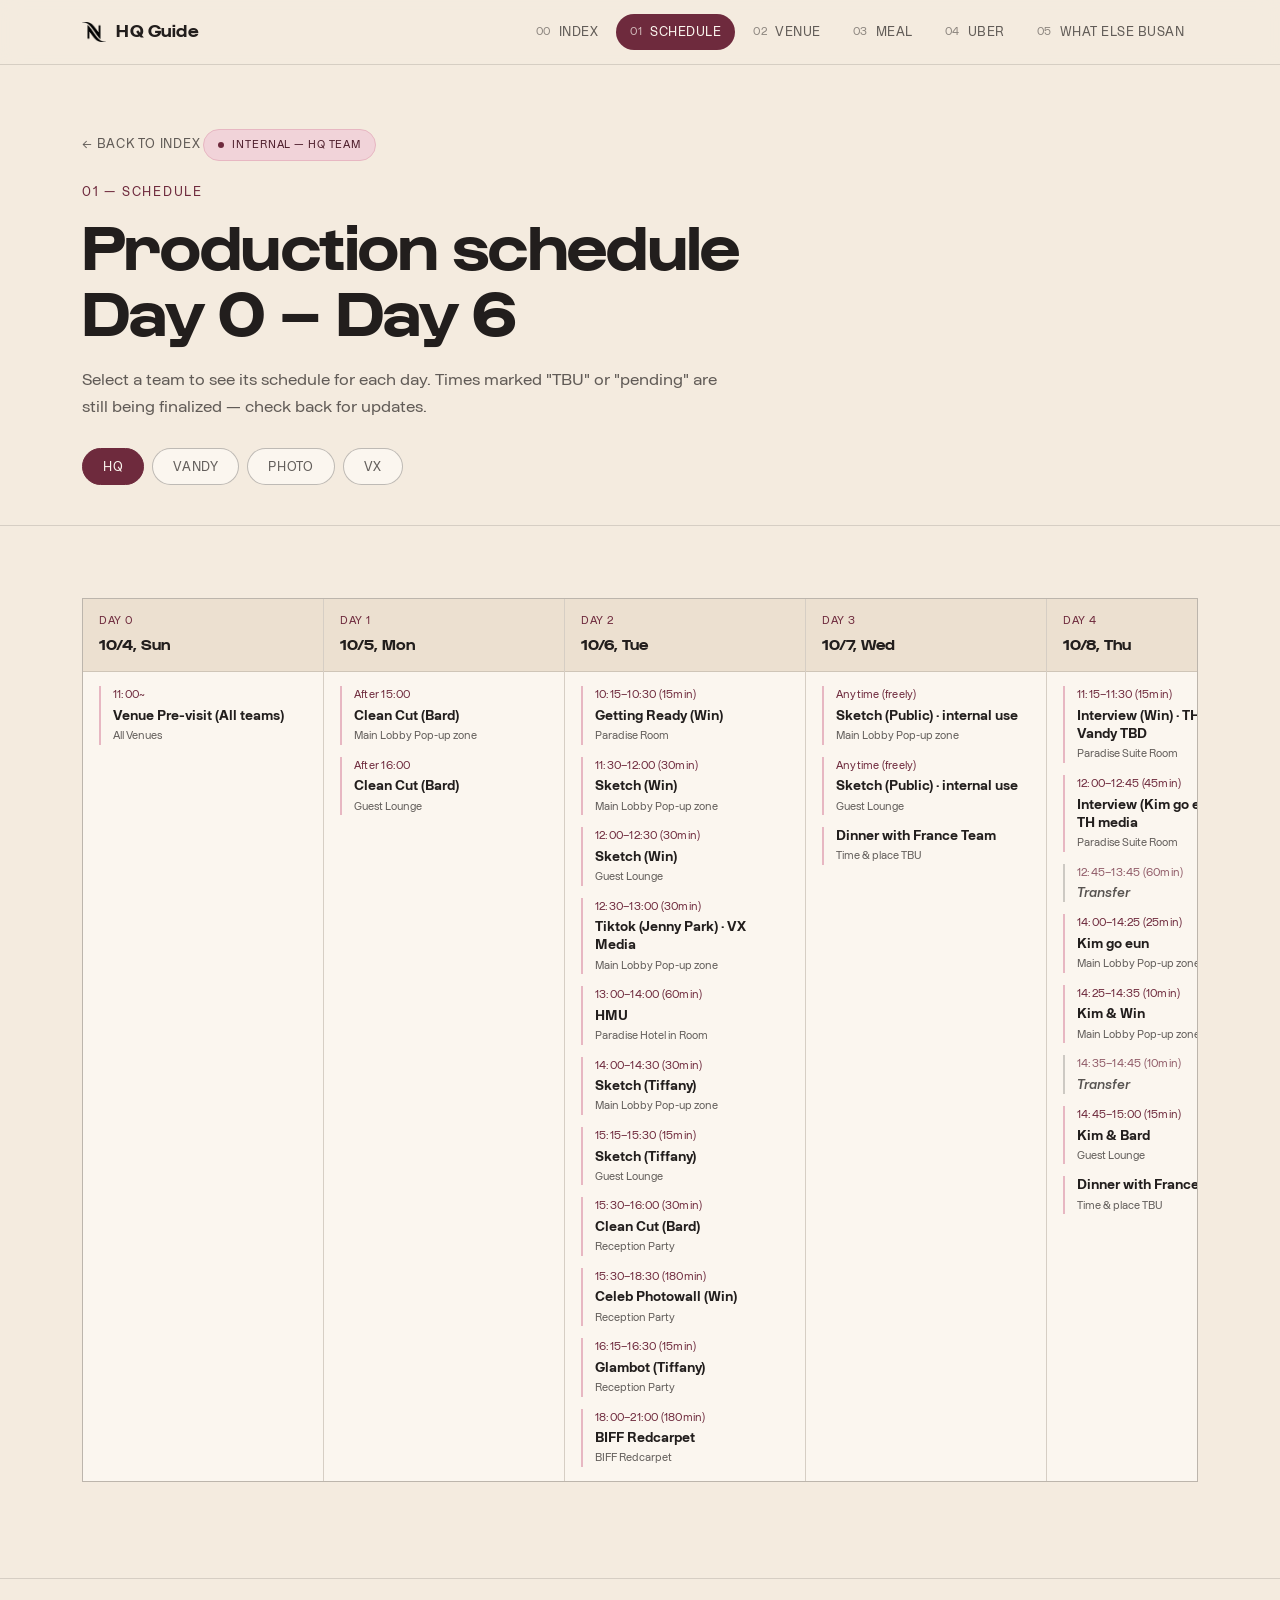
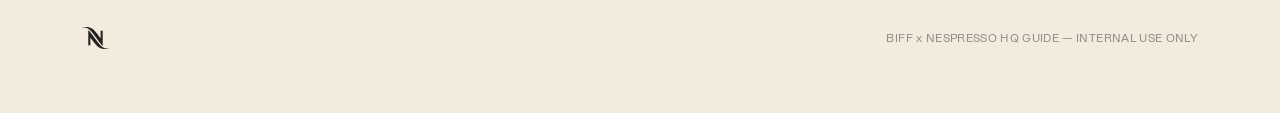
<file: schedule.html>
<!DOCTYPE html>
<html lang="en">
<head>
<meta charset="UTF-8">
<meta name="viewport" content="width=device-width, initial-scale=1.0">
<title>Schedule — BIFF x NESPRESSO HQ Guide</title>
<meta name="description" content="Day-by-day production schedule for the BIFF x NESPRESSO HQ, Vandy, Photo, and VX teams.">
<link rel="stylesheet" href="style.css">
</head>
<body>

<div class="sitebar">
  <div class="wrap sitebar__row">
    <a class="sitebar__brand" href="index.html">
      <img src="logo-dark.png" alt="Nespresso"> HQ Guide
    </a>
    <nav class="sitebar__index" aria-label="Section index">
      <a href="index.html"><span class="idx-no">00</span> Index</a>
      <a href="schedule.html" class="is-active"><span class="idx-no">01</span> Schedule</a>
      <a href="venue.html"><span class="idx-no">02</span> Venue</a>
      <a href="meal.html"><span class="idx-no">03</span> Meal</a>
      <a href="uber.html"><span class="idx-no">04</span> Uber</a>
      <a href="what-else-busan.html"><span class="idx-no">05</span> What Else Busan</a>
    </nav>
  </div>
</div>

<header class="page-hero">
  <div class="wrap">
    <a class="back-link" href="index.html">&#8592; Back to Index</a>
    <span class="internal-badge">Internal — HQ Team</span>
    <p class="eyebrow">01 — Schedule</p>
    <h1>Production schedule<br>Day 0 – Day 6</h1>
    <p class="lede">Select a team to see its schedule for each day. Times marked "TBU" or "pending" are still being finalized — check back for updates.</p>

    <div class="team-tabs" id="team-tabs" role="tablist" aria-label="Production teams">
      <button type="button" class="team-tab is-active" data-team="hq" role="tab" aria-selected="true">HQ</button>
      <button type="button" class="team-tab" data-team="vandy" role="tab" aria-selected="false">Vandy</button>
      <button type="button" class="team-tab" data-team="photo" role="tab" aria-selected="false">Photo</button>
      <button type="button" class="team-tab" data-team="vx" role="tab" aria-selected="false">VX</button>
    </div>
  </div>
</header>

<main>
  <section class="category" id="schedule-body">
    <div class="wrap">
      <div class="day-columns" id="day-columns"><!-- rendered by main.js --></div>
    </div>
  </section>
</main>

<footer class="sitefoot">
  <div class="wrap sitefoot__row">
    <img src="logo-dark.png" alt="Nespresso">
    <small>BIFF x NESPRESSO HQ GUIDE — INTERNAL USE ONLY</small>
  </div>
</footer>

<script src="schedule-data.js"></script>
<script src="main.js"></script>
</body>
</html>
</file>
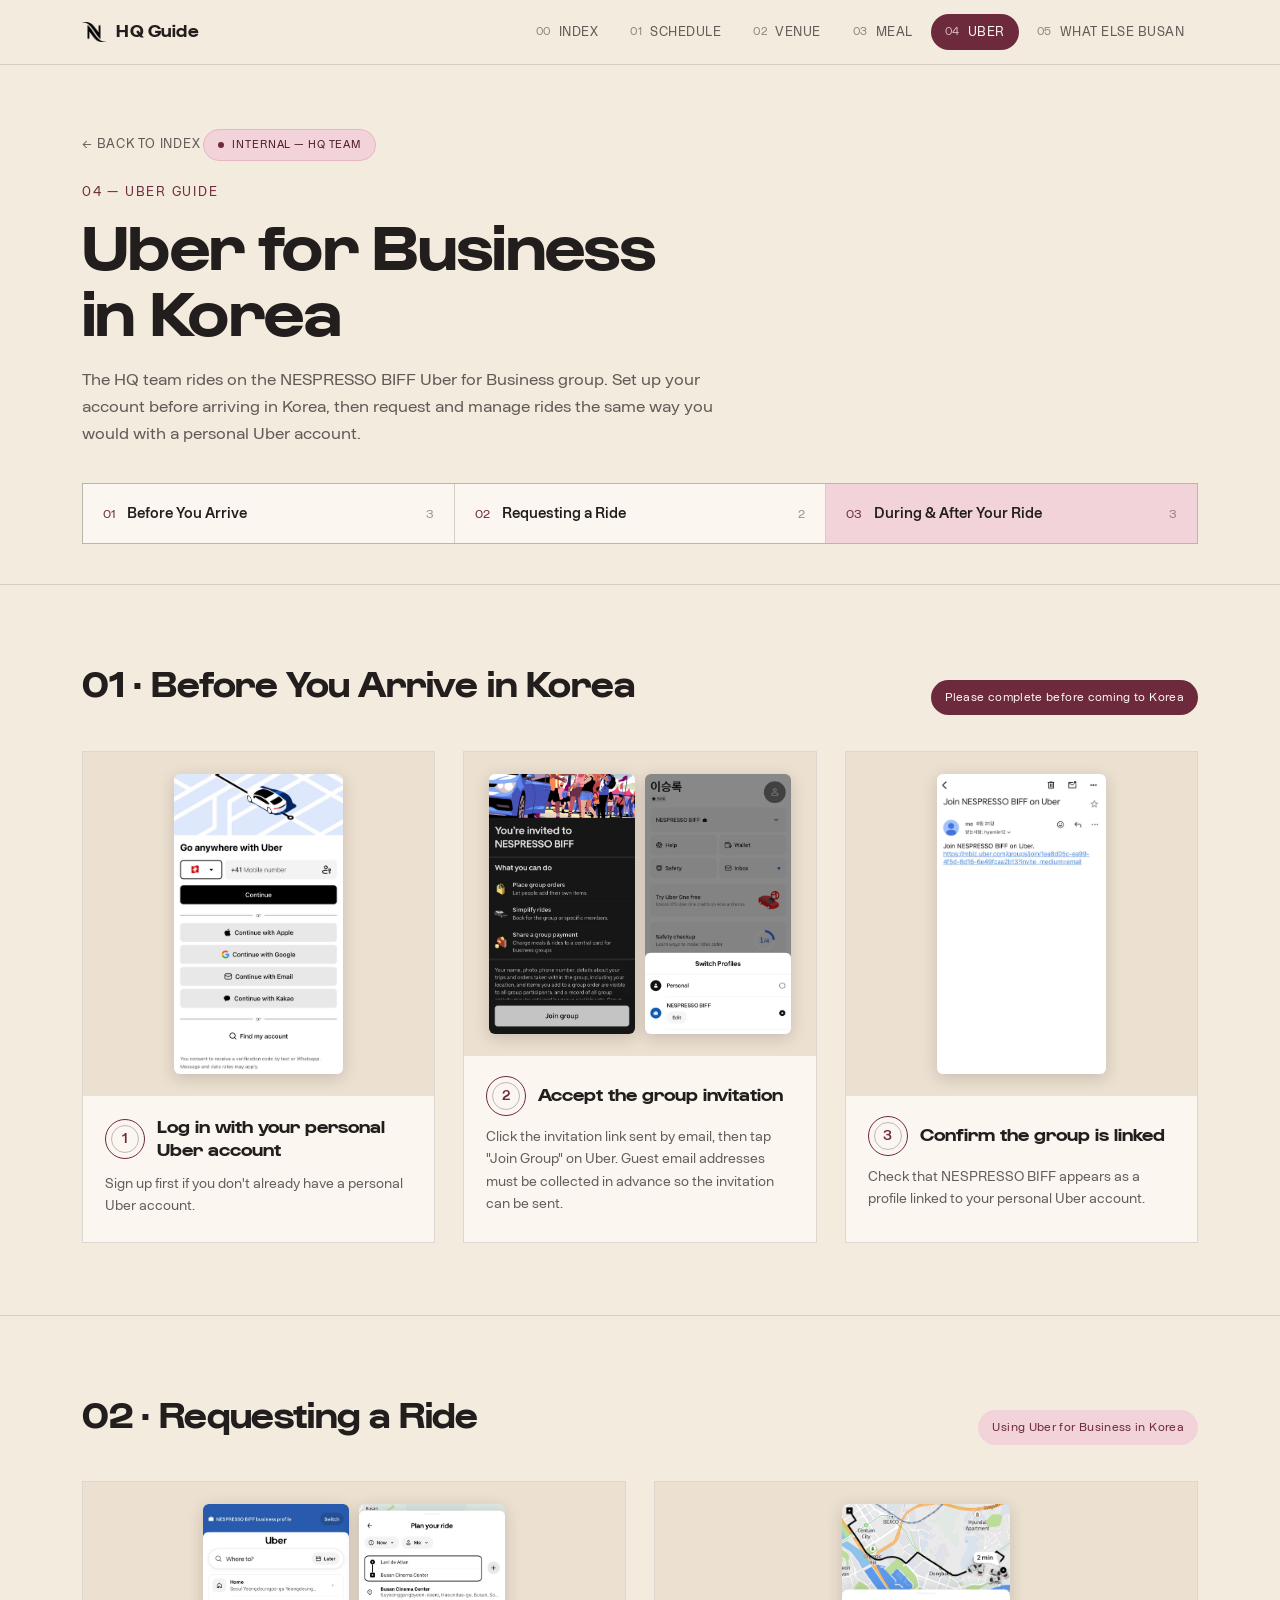
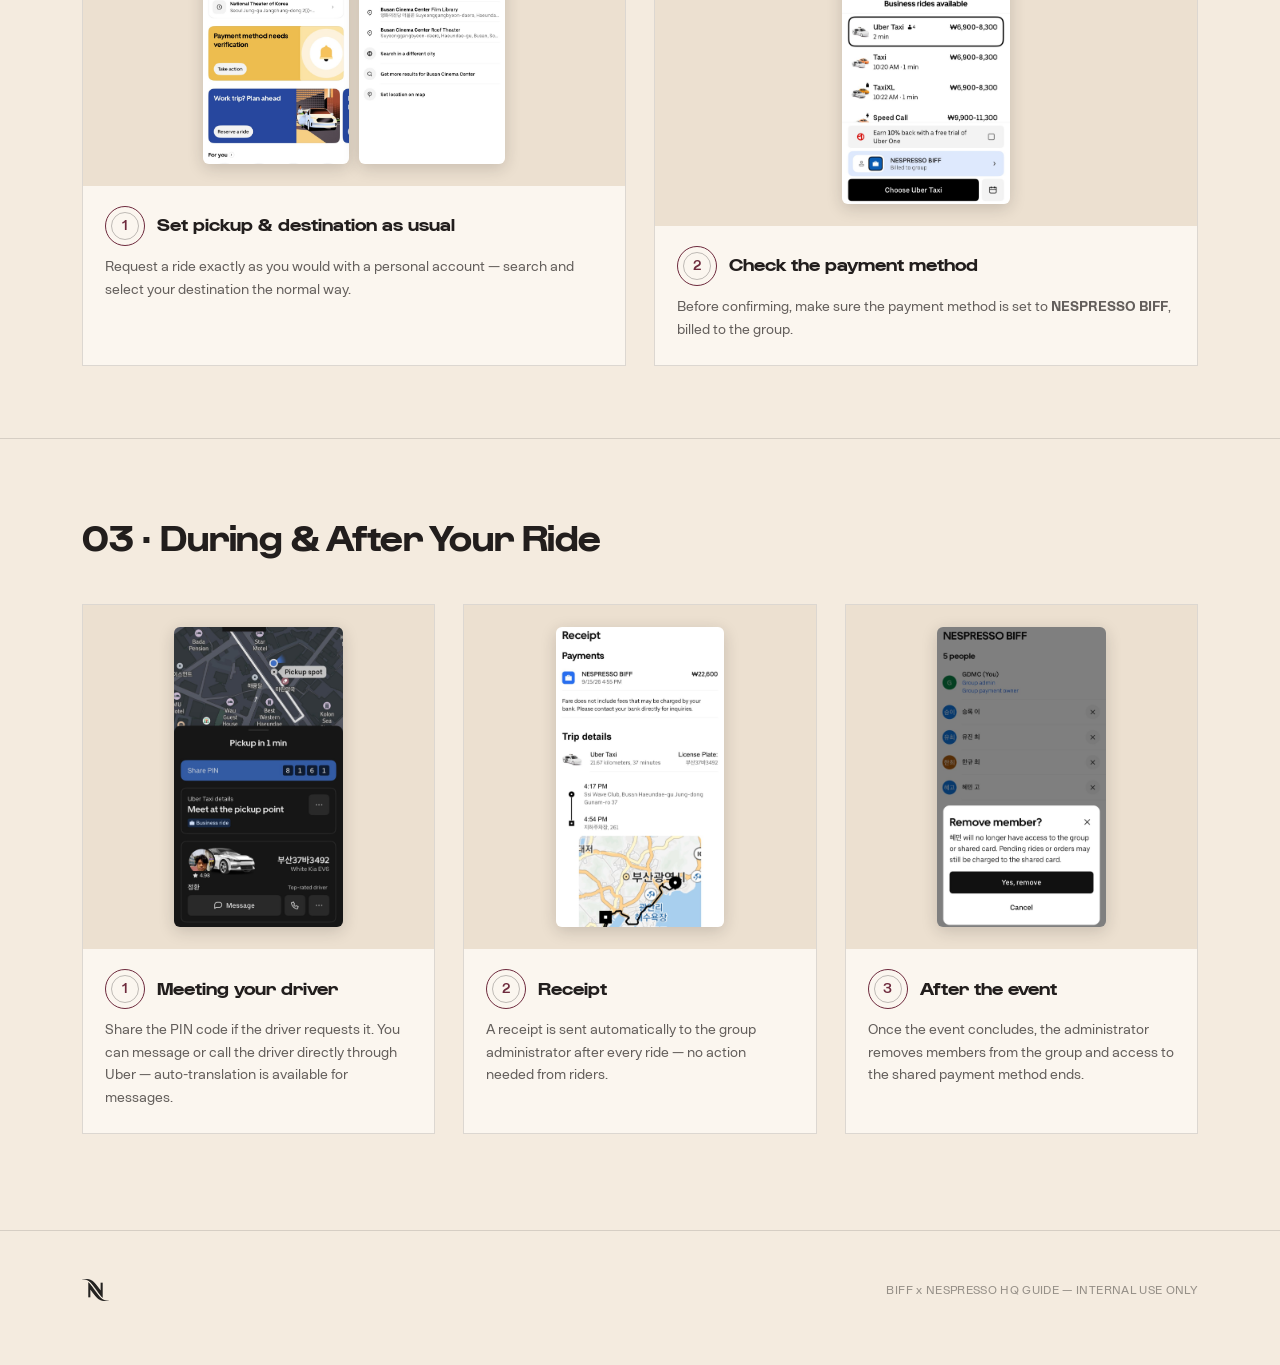
<file: uber.html>
<!DOCTYPE html>
<html lang="en">
<head>
<meta charset="UTF-8">
<meta name="viewport" content="width=device-width, initial-scale=1.0">
<title>Uber Guide — BIFF x NESPRESSO HQ Guide</title>
<meta name="description" content="How to set up and use Uber for Business in Korea for the BIFF x NESPRESSO production team.">
<link rel="stylesheet" href="style.css">
</head>
<body>

<div class="sitebar">
  <div class="wrap sitebar__row">
    <a class="sitebar__brand" href="index.html">
      <img src="logo-dark.png" alt="Nespresso"> HQ Guide
    </a>
    <nav class="sitebar__index" aria-label="Section index">
      <a href="index.html"><span class="idx-no">00</span> Index</a>
      <a href="schedule.html"><span class="idx-no">01</span> Schedule</a>
      <a href="venue.html"><span class="idx-no">02</span> Venue</a>
      <a href="meal.html"><span class="idx-no">03</span> Meal</a>
      <a href="uber.html" class="is-active"><span class="idx-no">04</span> Uber</a>
      <a href="what-else-busan.html"><span class="idx-no">05</span> What Else Busan</a>
    </nav>
  </div>
</div>

<header class="page-hero">
  <div class="wrap">
    <a class="back-link" href="index.html">&#8592; Back to Index</a>
    <span class="internal-badge">Internal — HQ Team</span>
    <p class="eyebrow">04 — Uber Guide</p>
    <h1>Uber for Business<br>in Korea</h1>
    <p class="lede">The HQ team rides on the NESPRESSO BIFF Uber for Business group. Set up your account before arriving in Korea, then request and manage rides the same way you would with a personal Uber account.</p>

    <nav class="toc" aria-label="Uber guide sections">
      <a href="#before-arrival"><span class="toc-no">01</span><span class="toc-label">Before You Arrive</span><span class="toc-count">3</span></a>
      <a href="#requesting-a-ride"><span class="toc-no">02</span><span class="toc-label">Requesting a Ride</span><span class="toc-count">2</span></a>
      <a href="#during-after"><span class="toc-no">03</span><span class="toc-label">During &amp; After Your Ride</span><span class="toc-count">3</span></a>
    </nav>
  </div>
</header>

<main>

  <!-- 01 — BEFORE YOU ARRIVE -->
  <section class="category" id="before-arrival">
    <div class="wrap">
      <div class="category__head">
        <h2>01 · Before You Arrive in Korea</h2>
        <span class="category__note category__note--urgent">Please complete before coming to Korea</span>
      </div>

      <div class="steps-grid">

        <article class="step-card">
          <div class="step-shots step-shots--single">
            <img src="uber-step1-login.jpg" alt="Uber app login screen">
          </div>
          <div class="step-card__body">
            <div class="step-card__title-row">
              <span class="capsule-index">1</span>
              <h3 class="step-card__title">Log in with your personal Uber account</h3>
            </div>
            <p class="step-card__desc">Sign up first if you don't already have a personal Uber account.</p>
          </div>
        </article>

        <article class="step-card">
          <div class="step-shots">
            <img src="uber-step2-invite.jpg" alt="Join NESPRESSO BIFF group invitation">
            <img src="uber-step2-email.jpg" alt="You're invited to NESPRESSO BIFF — Join group screen">
          </div>
          <div class="step-card__body">
            <div class="step-card__title-row">
              <span class="capsule-index">2</span>
              <h3 class="step-card__title">Accept the group invitation</h3>
            </div>
            <p class="step-card__desc">Click the invitation link sent by email, then tap "Join Group" on Uber. Guest email addresses must be collected in advance so the invitation can be sent.</p>
          </div>
        </article>

        <article class="step-card">
          <div class="step-shots step-shots--single">
            <img src="uber-step3-linked.jpg" alt="Switch Profiles screen showing NESPRESSO BIFF linked">
          </div>
          <div class="step-card__body">
            <div class="step-card__title-row">
              <span class="capsule-index">3</span>
              <h3 class="step-card__title">Confirm the group is linked</h3>
            </div>
            <p class="step-card__desc">Check that NESPRESSO BIFF appears as a profile linked to your personal Uber account.</p>
          </div>
        </article>

      </div>
    </div>
  </section>

  <!-- 02 — REQUESTING A RIDE -->
  <section class="category" id="requesting-a-ride">
    <div class="wrap">
      <div class="category__head">
        <h2>02 · Requesting a Ride</h2>
        <span class="category__note">Using Uber for Business in Korea</span>
      </div>

      <div class="steps-grid steps-grid--2">

        <article class="step-card">
          <div class="step-shots">
            <img src="uber-step4-search.jpg" alt="NESPRESSO BIFF business profile home screen">
            <img src="uber-step4-plan.jpg" alt="Plan your ride — set pickup and destination">
          </div>
          <div class="step-card__body">
            <div class="step-card__title-row">
              <span class="capsule-index">1</span>
              <h3 class="step-card__title">Set pickup &amp; destination as usual</h3>
            </div>
            <p class="step-card__desc">Request a ride exactly as you would with a personal account — search and select your destination the normal way.</p>
          </div>
        </article>

        <article class="step-card">
          <div class="step-shots step-shots--single">
            <img src="uber-step5-payment.jpg" alt="Business rides available with NESPRESSO BIFF payment method">
          </div>
          <div class="step-card__body">
            <div class="step-card__title-row">
              <span class="capsule-index">2</span>
              <h3 class="step-card__title">Check the payment method</h3>
            </div>
            <p class="step-card__desc">Before confirming, make sure the payment method is set to <strong>NESPRESSO BIFF</strong>, billed to the group.</p>
          </div>
        </article>

      </div>
    </div>
  </section>

  <!-- 03 — DURING & AFTER YOUR RIDE -->
  <section class="category" id="during-after">
    <div class="wrap">
      <div class="category__head">
        <h2>03 · During &amp; After Your Ride</h2>
      </div>

      <div class="steps-grid">

        <article class="step-card">
          <div class="step-shots step-shots--single">
            <img src="uber-step6-pin.jpg" alt="Pickup PIN and driver details screen">
          </div>
          <div class="step-card__body">
            <div class="step-card__title-row">
              <span class="capsule-index">1</span>
              <h3 class="step-card__title">Meeting your driver</h3>
            </div>
            <p class="step-card__desc">Share the PIN code if the driver requests it. You can message or call the driver directly through Uber — auto-translation is available for messages.</p>
          </div>
        </article>

        <article class="step-card">
          <div class="step-shots step-shots--single">
            <img src="uber-step7-receipt.jpg" alt="Uber ride receipt billed to NESPRESSO BIFF">
          </div>
          <div class="step-card__body">
            <div class="step-card__title-row">
              <span class="capsule-index">2</span>
              <h3 class="step-card__title">Receipt</h3>
            </div>
            <p class="step-card__desc">A receipt is sent automatically to the group administrator after every ride — no action needed from riders.</p>
          </div>
        </article>

        <article class="step-card">
          <div class="step-shots step-shots--single">
            <img src="uber-step8-remove.jpg" alt="NESPRESSO BIFF group member removal screen">
          </div>
          <div class="step-card__body">
            <div class="step-card__title-row">
              <span class="capsule-index">3</span>
              <h3 class="step-card__title">After the event</h3>
            </div>
            <p class="step-card__desc">Once the event concludes, the administrator removes members from the group and access to the shared payment method ends.</p>
          </div>
        </article>

      </div>
    </div>
  </section>

</main>

<footer class="sitefoot">
  <div class="wrap sitefoot__row">
    <img src="logo-dark.png" alt="Nespresso">
    <small>BIFF x NESPRESSO HQ GUIDE — INTERNAL USE ONLY</small>
  </div>
</footer>

<script src="main.js"></script>
</body>
</html>
</file>
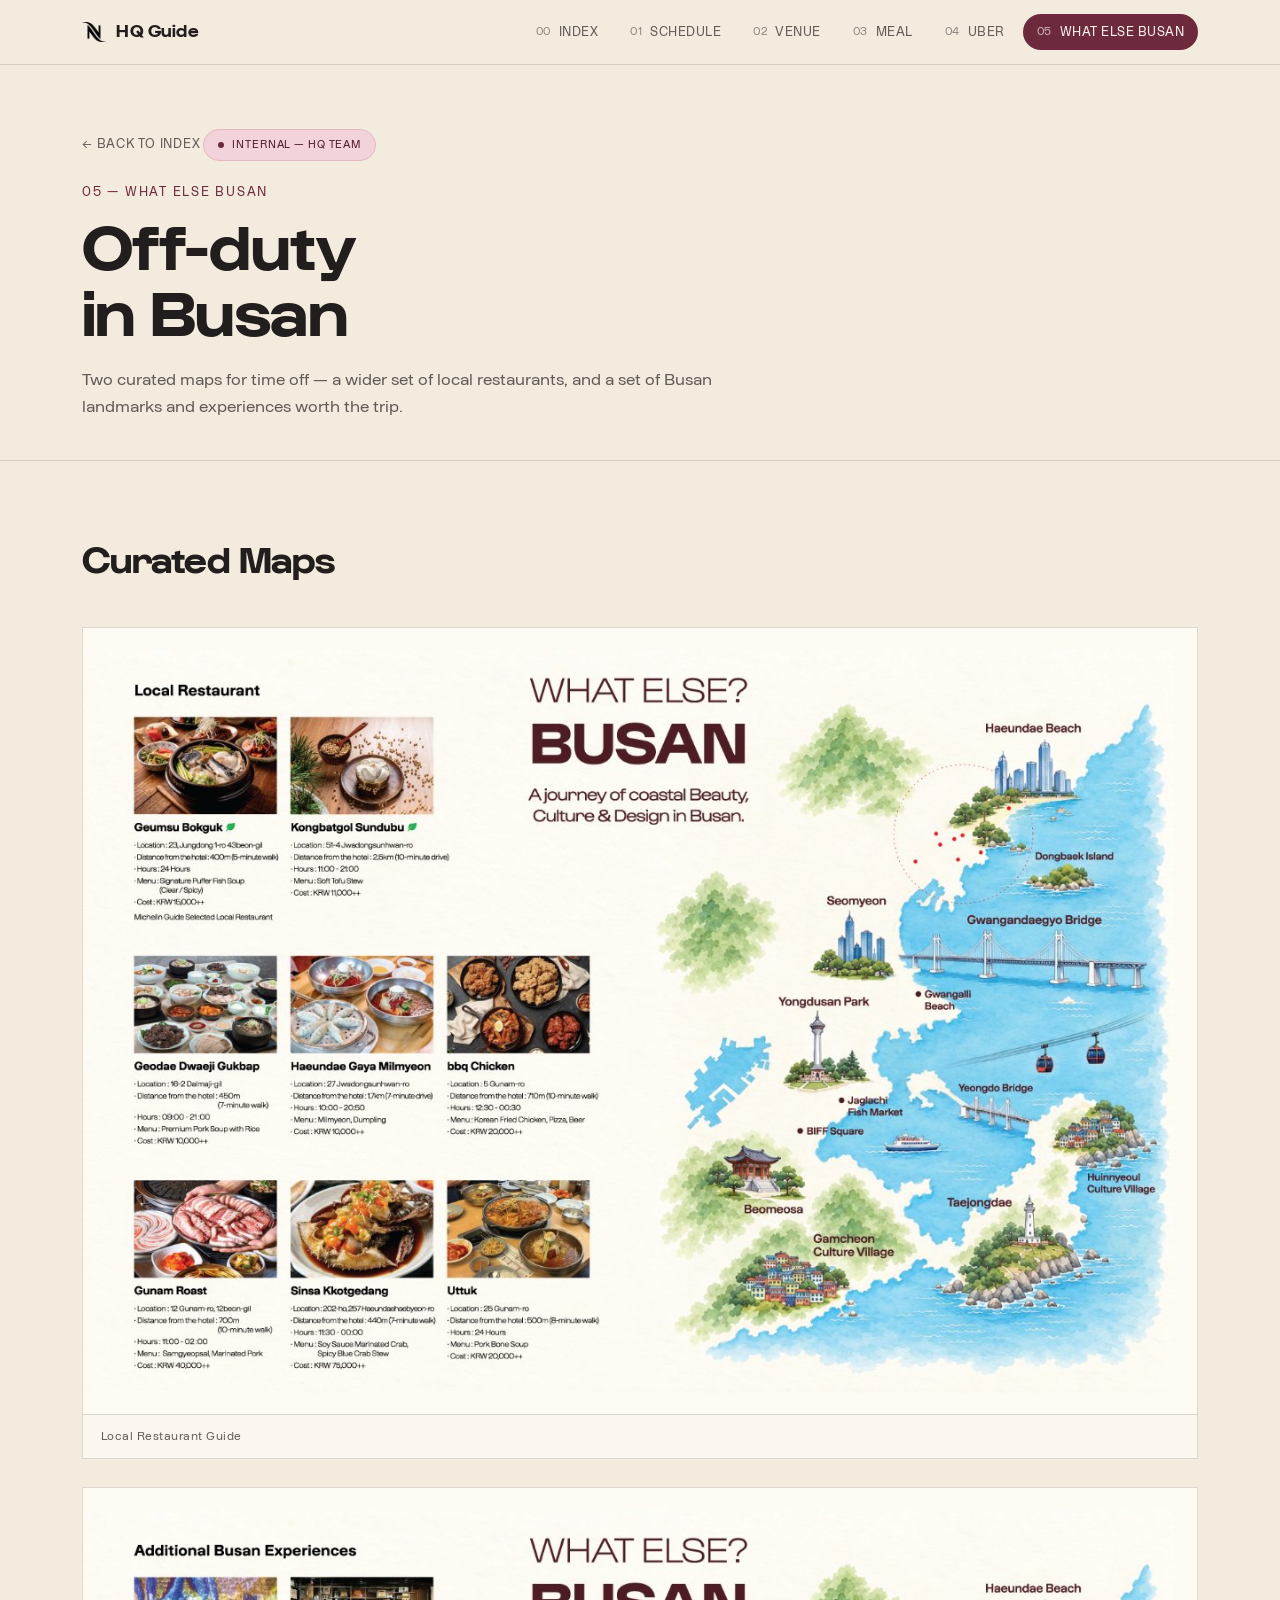
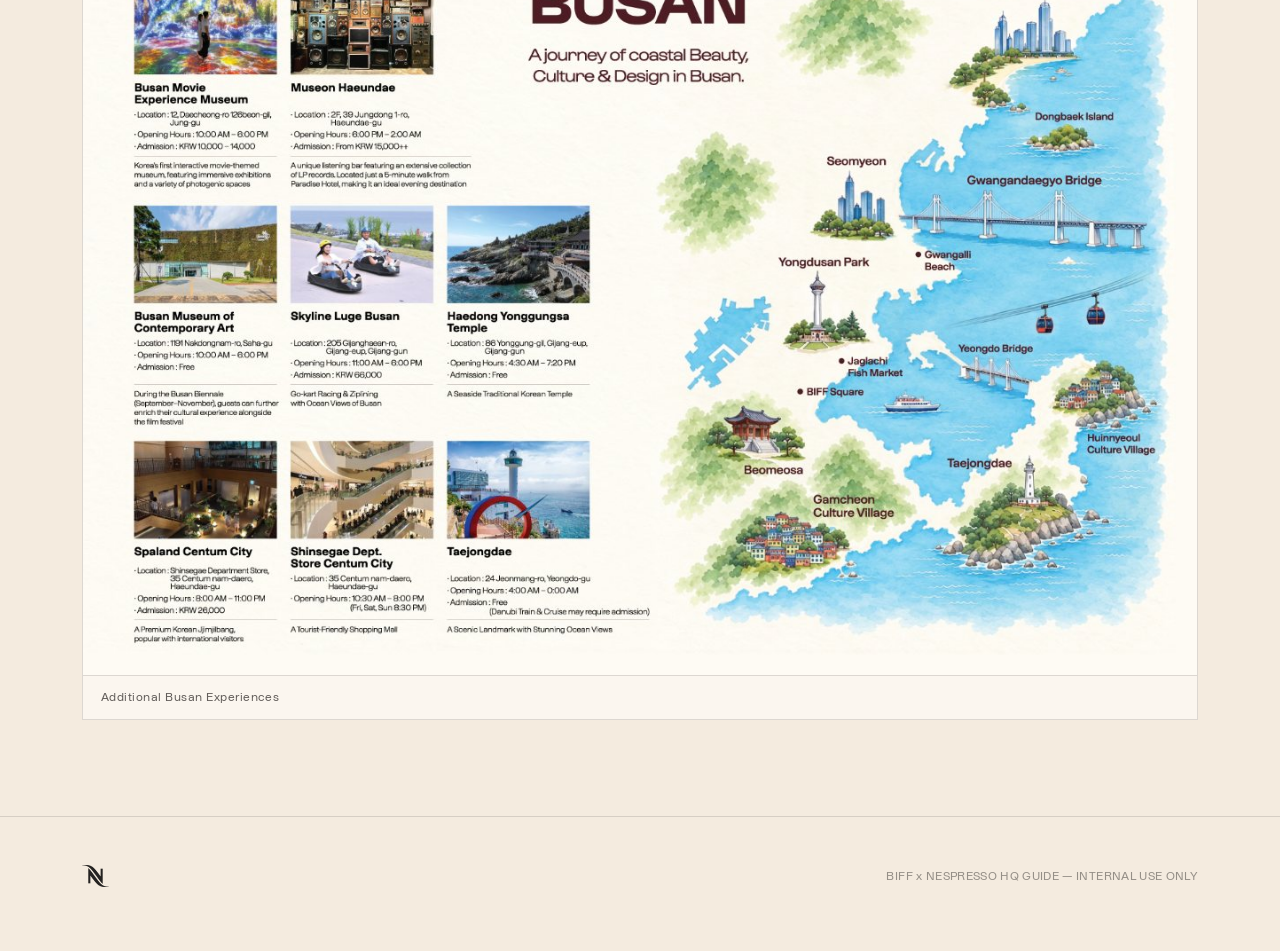
<file: what-else-busan.html>
<!DOCTYPE html>
<html lang="en">
<head>
<meta charset="UTF-8">
<meta name="viewport" content="width=device-width, initial-scale=1.0">
<title>What Else Busan — BIFF x NESPRESSO HQ Guide</title>
<meta name="description" content="Curated maps of extra restaurants and things to do in Busan for the BIFF x NESPRESSO production team.">
<link rel="stylesheet" href="style.css">
</head>
<body>

<div class="sitebar">
  <div class="wrap sitebar__row">
    <a class="sitebar__brand" href="index.html">
      <img src="logo-dark.png" alt="Nespresso"> HQ Guide
    </a>
    <nav class="sitebar__index" aria-label="Section index">
      <a href="index.html"><span class="idx-no">00</span> Index</a>
      <a href="schedule.html"><span class="idx-no">01</span> Schedule</a>
      <a href="venue.html"><span class="idx-no">02</span> Venue</a>
      <a href="meal.html"><span class="idx-no">03</span> Meal</a>
      <a href="uber.html"><span class="idx-no">04</span> Uber</a>
      <a href="what-else-busan.html" class="is-active"><span class="idx-no">05</span> What Else Busan</a>
    </nav>
  </div>
</div>

<header class="page-hero">
  <div class="wrap">
    <a class="back-link" href="index.html">&#8592; Back to Index</a>
    <span class="internal-badge">Internal — HQ Team</span>
    <p class="eyebrow">05 — What Else Busan</p>
    <h1>Off-duty<br>in Busan</h1>
    <p class="lede">Two curated maps for time off — a wider set of local restaurants, and a set of Busan landmarks and experiences worth the trip.</p>
  </div>
</header>

<main>

  <section class="category" id="what-else">
    <div class="wrap">
      <div class="category__head">
        <h2>Curated Maps</h2>
      </div>

      <div class="map-pages">
        <figure class="map-page">
          <img src="busan-map-restaurants.jpg" alt="What Else Busan — curated map of local restaurants">
          <figcaption>Local Restaurant Guide</figcaption>
        </figure>
        <figure class="map-page">
          <img src="busan-map-experiences.jpg" alt="What Else Busan — curated map of landmarks and experiences">
          <figcaption>Additional Busan Experiences</figcaption>
        </figure>
      </div>
    </div>
  </section>

</main>

<footer class="sitefoot">
  <div class="wrap sitefoot__row">
    <img src="logo-dark.png" alt="Nespresso">
    <small>BIFF x NESPRESSO HQ GUIDE — INTERNAL USE ONLY</small>
  </div>
</footer>

<script src="main.js"></script>
</body>
</html>
</file>
<file: style.css>
/* =========================================================
   BIFF x NESPRESSO HOSPITALITY — shared design system
   Palette drawn from the campaign photography (device rose,
   berry, near-black) and the concierge-dossier cream used
   across the original hospitality deck.
   ========================================================= */

/* ---------------------------------------------------------
   ICONESSO — brand typeface (local files, no external CDN)
   --------------------------------------------------------- */
@font-face {
  font-family: "ICONESSO Display";
  src: url("ICONESSODisplay-Light.woff2") format("woff2");
  font-weight: 300;
  font-style: normal;
  font-display: swap;
}
@font-face {
  font-family: "ICONESSO Display";
  src: url("ICONESSODisplay-Regular.woff2") format("woff2");
  font-weight: 400;
  font-style: normal;
  font-display: swap;
}
@font-face {
  font-family: "ICONESSO Display";
  src: url("ICONESSODisplay-Bold.woff2") format("woff2");
  font-weight: 700;
  font-style: normal;
  font-display: swap;
}

@font-face {
  font-family: "ICONESSO Text";
  src: url("ICONESSOText-Thin.woff2") format("woff2");
  font-weight: 100;
  font-style: normal;
  font-display: swap;
}
@font-face {
  font-family: "ICONESSO Text";
  src: url("ICONESSOText-ThinItalic.woff2") format("woff2");
  font-weight: 100;
  font-style: italic;
  font-display: swap;
}
@font-face {
  font-family: "ICONESSO Text";
  src: url("ICONESSOText-Light.woff2") format("woff2");
  font-weight: 300;
  font-style: normal;
  font-display: swap;
}
@font-face {
  font-family: "ICONESSO Text";
  src: url("ICONESSOText-LightItalic.woff2") format("woff2");
  font-weight: 300;
  font-style: italic;
  font-display: swap;
}
@font-face {
  font-family: "ICONESSO Text";
  src: url("ICONESSOText-Regular.woff2") format("woff2");
  font-weight: 400;
  font-style: normal;
  font-display: swap;
}
@font-face {
  font-family: "ICONESSO Text";
  src: url("ICONESSOText-Italic.woff2") format("woff2");
  font-weight: 400;
  font-style: italic;
  font-display: swap;
}
@font-face {
  font-family: "ICONESSO Text";
  src: url("ICONESSOText-Medium.woff2") format("woff2");
  font-weight: 500;
  font-style: normal;
  font-display: swap;
}
@font-face {
  font-family: "ICONESSO Text";
  src: url("ICONESSOText-MediumItalic.woff2") format("woff2");
  font-weight: 500;
  font-style: italic;
  font-display: swap;
}
@font-face {
  font-family: "ICONESSO Text";
  src: url("ICONESSOText-Bold.woff2") format("woff2");
  font-weight: 700;
  font-style: normal;
  font-display: swap;
}
@font-face {
  font-family: "ICONESSO Text";
  src: url("ICONESSOText-BoldItalic.woff2") format("woff2");
  font-weight: 700;
  font-style: italic;
  font-display: swap;
}

:root {
  --cream:        #F4EBDF;
  --cream-dim:    #ECE0D0;
  --paper:        #FBF6EF;
  --charcoal:     #221E1D;
  --charcoal-70:  rgba(34, 30, 29, 0.7);
  --charcoal-45:  rgba(34, 30, 29, 0.45);
  --wine:         #6E2A3D;
  --wine-dark:    #4E1E2C;
  --blush:        #E7B7C2;
  --blush-soft:   #F1D3D9;
  --gold:         #AD8955;
  --line:         rgba(34, 30, 29, 0.14);
  --line-strong:  rgba(34, 30, 29, 0.28);

  --font-display: "ICONESSO Display", "Noto Sans KR", sans-serif;
  --font-body:    "ICONESSO Text", "Noto Sans KR", sans-serif;
  --font-mono:    "ICONESSO Text", "Noto Sans KR", sans-serif;

  --container: 1180px;
  --radius: 2px;
}

* { box-sizing: border-box; }

html {
  scroll-behavior: smooth;
}

@media (prefers-reduced-motion: reduce) {
  html { scroll-behavior: auto; }
  * { animation-duration: 0.001ms !important; animation-iteration-count: 1 !important; transition-duration: 0.001ms !important; }
}

body {
  margin: 0;
  background: var(--cream);
  color: var(--charcoal);
  font-family: var(--font-body);
  font-size: 16px;
  line-height: 1.6;
  -webkit-font-smoothing: antialiased;
}

a { color: inherit; }

img { max-width: 100%; display: block; }

.wrap {
  max-width: var(--container);
  margin: 0 auto;
  padding: 0 32px;
}

@media (max-width: 640px) {
  .wrap { padding: 0 20px; }
}

/* ---------------------------------------------------------
   Focus states — visible everywhere, styled to match brand
   --------------------------------------------------------- */
a:focus-visible,
button:focus-visible,
[tabindex]:focus-visible {
  outline: 2px solid var(--wine);
  outline-offset: 3px;
}

/* ---------------------------------------------------------
   Top index bar (present on every page)
   --------------------------------------------------------- */
.sitebar {
  position: sticky;
  top: 0;
  z-index: 40;
  background: rgba(244, 235, 223, 0.92);
  backdrop-filter: blur(10px);
  border-bottom: 1px solid var(--line);
}

.sitebar__row {
  display: flex;
  align-items: center;
  justify-content: space-between;
  height: 64px;
  gap: 24px;
}

.sitebar__brand {
  display: flex;
  align-items: center;
  gap: 10px;
  text-decoration: none;
  font-family: var(--font-display);
  font-weight: 700;
  font-size: 17px;
  letter-spacing: 0.01em;
  color: var(--charcoal);
  white-space: nowrap;
}

.sitebar__brand img { height: 20px; width: auto; }

.sitebar__index {
  display: flex;
  align-items: center;
  gap: 4px;
  overflow-x: auto;
  scrollbar-width: none;
  font-family: var(--font-mono);
}
.sitebar__index::-webkit-scrollbar { display: none; }

.sitebar__index a {
  display: inline-flex;
  align-items: center;
  gap: 8px;
  padding: 8px 14px;
  font-size: 12.5px;
  letter-spacing: 0.04em;
  text-transform: uppercase;
  text-decoration: none;
  color: var(--charcoal-70);
  border-radius: 999px;
  white-space: nowrap;
  transition: background 0.15s ease, color 0.15s ease;
}
.sitebar__index a:hover { background: var(--blush-soft); color: var(--charcoal); }
.sitebar__index a.is-active { background: var(--wine); color: var(--paper); }
.sitebar__index .idx-no {
  font-size: 10.5px;
  opacity: 0.7;
}

/* ---------------------------------------------------------
   Buttons / tickets
   --------------------------------------------------------- */
.btn {
  display: inline-flex;
  align-items: center;
  gap: 10px;
  padding: 15px 28px;
  border-radius: 999px;
  border: 1px solid var(--charcoal);
  background: transparent;
  color: var(--charcoal);
  font-family: var(--font-mono);
  font-size: 13px;
  letter-spacing: 0.08em;
  text-transform: uppercase;
  text-decoration: none;
  cursor: pointer;
  transition: background 0.18s ease, color 0.18s ease, transform 0.18s ease;
}
.btn:hover { background: var(--charcoal); color: var(--cream); transform: translateY(-1px); }
.btn--primary { background: var(--wine); border-color: var(--wine); color: var(--paper); }
.btn--primary:hover { background: var(--wine-dark); border-color: var(--wine-dark); color: var(--paper); }

/* ---------------------------------------------------------
   Index number badge — the signature motif.
   A capsule-ring numeral used everywhere an item is literally
   numbered in the source material (guests choose by number).
   --------------------------------------------------------- */
.capsule-index {
  --size: 40px;
  width: var(--size);
  height: var(--size);
  min-width: var(--size);
  border-radius: 50%;
  border: 1.5px solid var(--wine);
  display: inline-flex;
  align-items: center;
  justify-content: center;
  font-family: var(--font-mono);
  font-size: 14px;
  font-weight: 500;
  color: var(--wine);
  background: var(--paper);
  position: relative;
}
.capsule-index::after {
  content: "";
  position: absolute;
  inset: 5px;
  border-radius: 50%;
  border: 1px solid var(--line-strong);
}

/* ---------------------------------------------------------
   Section scaffolding shared by meal.html / optional-program.html
   --------------------------------------------------------- */
.page-hero {
  padding: 64px 0 40px;
  border-bottom: 1px solid var(--line);
}

.page-hero .eyebrow {
  font-family: var(--font-mono);
  font-size: 12.5px;
  letter-spacing: 0.14em;
  text-transform: uppercase;
  color: var(--wine);
  margin: 0 0 14px;
}

.page-hero h1 {
  font-family: var(--font-display);
  font-weight: 700;
  font-size: clamp(38px, 6vw, 64px);
  line-height: 1.03;
  margin: 0 0 18px;
  letter-spacing: -0.01em;
}

.page-hero p.lede {
  max-width: 640px;
  font-size: 17px;
  color: var(--charcoal-70);
  margin: 0;
}

.back-link {
  display: inline-flex;
  align-items: center;
  gap: 8px;
  font-family: var(--font-mono);
  font-size: 12.5px;
  letter-spacing: 0.06em;
  text-transform: uppercase;
  text-decoration: none;
  color: var(--charcoal-70);
  margin-bottom: 28px;
}
.back-link:hover { color: var(--wine); }

/* Table-of-contents block beneath each page hero */
.toc {
  display: grid;
  grid-template-columns: repeat(auto-fit, minmax(200px, 1fr));
  gap: 1px;
  background: var(--line);
  border: 1px solid var(--line);
  margin-top: 36px;
}
.toc a {
  background: var(--paper);
  padding: 18px 20px;
  text-decoration: none;
  color: var(--charcoal);
  display: flex;
  align-items: baseline;
  gap: 12px;
  transition: background 0.15s ease;
}
.toc a:hover { background: var(--blush-soft); }
.toc .toc-no {
  font-family: var(--font-mono);
  font-size: 12px;
  color: var(--wine);
}
.toc .toc-label {
  font-size: 14.5px;
  font-weight: 500;
}
.toc .toc-count {
  margin-left: auto;
  font-family: var(--font-mono);
  font-size: 11.5px;
  color: var(--charcoal-45);
}

/* Category section */
.category {
  padding: 72px 0;
  border-bottom: 1px solid var(--line);
  scroll-margin-top: 84px;
}
.category:last-of-type { border-bottom: none; }

.category__head {
  display: flex;
  align-items: flex-end;
  justify-content: space-between;
  gap: 24px;
  margin-bottom: 36px;
  flex-wrap: wrap;
}

.category__head h2 {
  font-family: var(--font-display);
  font-weight: 700;
  font-size: clamp(26px, 3.4vw, 36px);
  margin: 0;
  letter-spacing: -0.005em;
}

.category__note {
  font-family: var(--font-mono);
  font-size: 12px;
  letter-spacing: 0.03em;
  color: var(--wine);
  background: var(--blush-soft);
  padding: 8px 14px;
  border-radius: 999px;
  max-width: 420px;
}

.category__sub {
  font-size: 15px;
  color: var(--charcoal-70);
  margin: -24px 0 32px;
}

/* Item grid + card */
.grid {
  display: grid;
  grid-template-columns: repeat(3, 1fr);
  gap: 28px;
}
.grid.grid--2 { grid-template-columns: repeat(2, 1fr); }
@media (max-width: 900px) {
  .grid, .grid.grid--2 { grid-template-columns: repeat(2, 1fr); }
}
@media (max-width: 640px) {
  .grid, .grid.grid--2 { grid-template-columns: 1fr; }
}

.card {
  background: var(--paper);
  border: 1px solid var(--line);
  display: flex;
  flex-direction: column;
  text-decoration: none;
  color: inherit;
  transition: border-color 0.18s ease, transform 0.18s ease, box-shadow 0.18s ease;
}
a.card:hover {
  border-color: var(--wine);
  transform: translateY(-2px);
  box-shadow: 0 8px 20px rgba(34, 30, 29, 0.12);
}
a.card:hover .card__gmaps { color: var(--wine-dark); }

.card__gmaps {
  margin-top: 4px;
  font-family: var(--font-mono);
  font-size: 11.5px;
  letter-spacing: 0.03em;
  text-transform: uppercase;
  color: var(--wine);
  display: inline-flex;
  align-items: center;
  gap: 5px;
  transition: color 0.15s ease;
}

.card__media {
  aspect-ratio: 4 / 3;
  overflow: hidden;
  background: var(--cream-dim);
}
.card__media img {
  width: 100%;
  height: 100%;
  object-fit: cover;
}

.card__body {
  padding: 20px 22px 24px;
  display: flex;
  flex-direction: column;
  gap: 12px;
  flex: 1;
}

.card__title-row {
  display: flex;
  align-items: center;
  gap: 12px;
}

.card__title {
  font-family: var(--font-display);
  font-weight: 700;
  font-size: 19px;
  line-height: 1.25;
  margin: 0;
}

.card__desc {
  font-size: 14px;
  color: var(--charcoal-70);
  margin: 0;
}

.card__meta {
  margin-top: auto;
  padding-top: 12px;
  border-top: 1px solid var(--line);
  display: flex;
  flex-direction: column;
  gap: 6px;
  font-family: var(--font-mono);
  font-size: 12px;
  color: var(--charcoal-70);
}
.card__meta div { display: flex; gap: 8px; }
.card__meta .k {
  color: var(--wine);
  min-width: 64px;
  text-transform: uppercase;
  letter-spacing: 0.04em;
  flex-shrink: 0;
}
.card__meta .v { color: var(--charcoal); }

.card__flag {
  display: inline-block;
  align-self: flex-start;
  font-family: var(--font-mono);
  font-size: 10.5px;
  letter-spacing: 0.04em;
  text-transform: uppercase;
  color: var(--wine-dark);
  background: var(--blush-soft);
  padding: 4px 9px;
  border-radius: 999px;
}

/* Single wide feature card (concierge, hosted meal) */
.feature {
  display: grid;
  grid-template-columns: 1.1fr 1fr;
  gap: 0;
  border: 1px solid var(--line);
  background: var(--paper);
}
.feature__media { overflow: hidden; background: var(--cream-dim); min-height: 280px; }
.feature__media img { width: 100%; height: 100%; object-fit: cover; }
.feature__body { padding: 40px; display: flex; flex-direction: column; justify-content: center; gap: 14px; }
.feature__body h3 { font-family: var(--font-display); font-size: 24px; margin: 0; }
.feature__body p { margin: 0; color: var(--charcoal-70); font-size: 15px; }
@media (max-width: 760px) {
  .feature { grid-template-columns: 1fr; }
  .feature__media { min-height: 220px; }
}

/* Footer */
.sitefoot {
  padding: 48px 0 64px;
  border-top: 1px solid var(--line);
  margin-top: 24px;
}
.sitefoot__row {
  display: flex;
  justify-content: space-between;
  align-items: center;
  flex-wrap: wrap;
  gap: 16px;
}
.sitefoot img { height: 22px; width: auto; opacity: 0.85; }
.sitefoot small {
  font-family: var(--font-mono);
  font-size: 11.5px;
  color: var(--charcoal-45);
  letter-spacing: 0.03em;
}

/* ===========================================================
   Landing page (index.html) — hero + ticket-style nav cards
   =========================================================== */

.hero {
  position: relative;
  min-height: 100svh;
  display: flex;
  flex-direction: column;
  justify-content: space-between;
  color: var(--paper);
  background: #2b1420;
  overflow: hidden;
}

.hero__bg {
  position: absolute;
  inset: 0;
  background-image: url("hero-bg.jpg");
  background-size: cover;
  background-position: center 30%;
}

.hero__scrim {
  position: absolute;
  inset: 0;
  background:
    linear-gradient(180deg, rgba(30, 14, 20, 0.55) 0%, rgba(30, 14, 20, 0.25) 32%, rgba(30, 14, 20, 0.72) 78%, rgba(20, 9, 13, 0.92) 100%);
}

.hero__top {
  position: relative;
  z-index: 2;
}

.hero__top .wrap {
  display: flex;
  align-items: center;
  justify-content: space-between;
  padding-top: 32px;
}

.hero__logo { height: 26px; width: auto; }

.hero__kicker {
  font-family: var(--font-mono);
  font-size: 12px;
  letter-spacing: 0.14em;
  text-transform: uppercase;
  color: var(--blush-soft);
}

.hero__main {
  position: relative;
  z-index: 2;
  padding: 40px 0 0;
  text-align: center;
}

.hero__main .eyebrow {
  font-family: var(--font-mono);
  font-size: 12.5px;
  letter-spacing: 0.18em;
  text-transform: uppercase;
  color: var(--blush-soft);
  margin: 0 0 22px;
}

.hero__main h1 {
  font-family: var(--font-display);
  font-weight: 700;
  font-size: clamp(40px, 7.2vw, 92px);
  line-height: 1.0;
  margin: 0;
  letter-spacing: -0.01em;
}

.hero__main h1 em {
  font-style: normal;
  font-weight: 300;
  color: var(--blush-soft);
}

.hero__sub {
  margin: 22px auto 0;
  max-width: 480px;
  font-size: 15.5px;
  color: rgba(251, 246, 239, 0.78);
}

.hero__tickets {
  position: relative;
  z-index: 2;
  padding: 44px 0 56px;
}

.ticket-row {
  display: grid;
  grid-template-columns: 1fr 1fr;
  gap: 20px;
}
.ticket-row--3 { grid-template-columns: 1fr 1fr 1fr; }
@media (max-width: 900px) {
  .ticket-row--3 { grid-template-columns: 1fr; }
}
.ticket-row--4 { grid-template-columns: repeat(4, 1fr); }
@media (max-width: 1100px) {
  .ticket-row--4 { grid-template-columns: 1fr 1fr; }
}
@media (max-width: 640px) {
  .ticket-row--4 { grid-template-columns: 1fr; }
}
.ticket-row--5 { grid-template-columns: repeat(5, 1fr); }
@media (max-width: 1200px) {
  .ticket-row--5 { grid-template-columns: 1fr 1fr 1fr; }
}
@media (max-width: 760px) {
  .ticket-row--5 { grid-template-columns: 1fr 1fr; }
}
@media (max-width: 480px) {
  .ticket-row--5 { grid-template-columns: 1fr; }
}
.ticket-row--3 .ticket, .ticket-row--4 .ticket, .ticket-row--5 .ticket {
  flex-wrap: wrap;
  align-items: flex-start;
  padding: 26px 26px 22px;
}
.ticket-row--3 .ticket__body, .ticket-row--4 .ticket__body, .ticket-row--5 .ticket__body { flex: 1 1 100%; }
.ticket-row--3 .ticket__count, .ticket-row--4 .ticket__count, .ticket-row--5 .ticket__count {
  order: 3;
  width: 100%;
  margin-top: 14px;
}
.ticket-row--3 .ticket__arrow, .ticket-row--4 .ticket__arrow, .ticket-row--5 .ticket__arrow {
  position: absolute;
  top: 26px;
  right: 26px;
}
@media (max-width: 720px) {
  .ticket-row { grid-template-columns: 1fr; }
}
@media (max-width: 480px) {
  .ticket { flex-wrap: wrap; padding: 22px 20px; }
  .ticket__count { order: 3; width: 100%; margin-top: 4px; }
  .ticket__arrow { position: absolute; top: 22px; right: 20px; }
}

.ticket {
  position: relative;
  display: flex;
  align-items: center;
  gap: 20px;
  padding: 26px 28px;
  background: rgba(251, 246, 239, 0.08);
  border: 1px solid rgba(251, 246, 239, 0.35);
  backdrop-filter: blur(6px);
  text-decoration: none;
  color: var(--paper);
  transition: background 0.2s ease, border-color 0.2s ease, transform 0.2s ease;
}
.ticket:hover {
  background: rgba(251, 246, 239, 0.16);
  border-color: rgba(251, 246, 239, 0.7);
  transform: translateY(-2px);
}

.ticket__no {
  font-family: var(--font-mono);
  font-size: 13px;
  color: var(--blush-soft);
  border: 1px solid rgba(251, 246, 239, 0.45);
  border-radius: 50%;
  width: 46px;
  height: 46px;
  flex-shrink: 0;
  display: flex;
  align-items: center;
  justify-content: center;
}

.ticket__body { flex: 1; min-width: 0; }

.ticket__label {
  font-family: var(--font-display);
  font-weight: 700;
  font-size: 21px;
  margin: 0 0 4px;
  letter-spacing: 0.01em;
}

.ticket__desc {
  margin: 0;
  font-size: 13px;
  color: rgba(251, 246, 239, 0.72);
}

.ticket__count {
  font-family: var(--font-mono);
  font-size: 11px;
  letter-spacing: 0.05em;
  text-transform: uppercase;
  color: rgba(251, 246, 239, 0.6);
  white-space: nowrap;
}

.ticket__arrow {
  font-size: 20px;
  color: var(--blush-soft);
  transform: translateX(0);
  transition: transform 0.2s ease;
}
.ticket:hover .ticket__arrow { transform: translateX(4px); }

.hero__perf {
  position: absolute;
  left: 0; right: 0;
  height: 1px;
  background-image: radial-gradient(circle, rgba(251,246,239,0.4) 1.5px, transparent 1.5px);
  background-size: 14px 1px;
  opacity: 0.6;
}

/* ===========================================================
   Concierge map pages (experiences.html)
   =========================================================== */
.map-pages {
  display: flex;
  flex-direction: column;
  gap: 28px;
}
.map-page {
  margin: 0;
  border: 1px solid var(--line);
  background: var(--paper);
}
.map-page img {
  width: 100%;
  height: auto;
  display: block;
}
.map-page figcaption {
  font-family: var(--font-mono);
  font-size: 12px;
  letter-spacing: 0.04em;
  color: var(--charcoal-70);
  padding: 12px 18px;
  border-top: 1px solid var(--line);
}

/* Inline Leaflet mini-map (venue.html, meal.html) — same pin/popup system as
   the all-locations map, scaled down to sit inside a category section. */
.mini-map-wrap {
  margin: 0;
  border: 1px solid var(--line);
  background: var(--paper);
}
.mini-map {
  width: 100%;
  height: 360px;
  background: var(--cream-dim);
}
.mini-map-wrap figcaption {
  font-family: var(--font-mono);
  font-size: 12px;
  letter-spacing: 0.04em;
  color: var(--charcoal-70);
  padding: 12px 18px;
  border-top: 1px solid var(--line);
}

/* ===========================================================
   Step guide (transportation.html)
   =========================================================== */
.category__note--urgent {
  color: var(--paper);
  background: var(--wine);
}

.steps-grid {
  display: grid;
  grid-template-columns: repeat(3, 1fr);
  gap: 28px;
}
.steps-grid.steps-grid--2 { grid-template-columns: repeat(2, 1fr); }
@media (max-width: 900px) {
  .steps-grid, .steps-grid.steps-grid--2 { grid-template-columns: repeat(2, 1fr); }
}
@media (max-width: 640px) {
  .steps-grid, .steps-grid.steps-grid--2 { grid-template-columns: 1fr; }
}

.step-card {
  background: var(--paper);
  border: 1px solid var(--line);
  display: flex;
  flex-direction: column;
}

.step-shots {
  display: flex;
  gap: 10px;
  align-items: flex-end;
  justify-content: center;
  padding: 22px 16px;
  background: var(--cream-dim);
  min-height: 260px;
}
.step-shots img {
  height: 260px;
  width: auto;
  max-width: 100%;
  border-radius: 6px;
  box-shadow: 0 4px 16px rgba(34, 30, 29, 0.18);
  object-fit: cover;
}
.step-shots.step-shots--single img { height: 300px; }

.step-card__body {
  padding: 20px 22px 24px;
  display: flex;
  flex-direction: column;
  gap: 10px;
}

.step-card__title-row {
  display: flex;
  align-items: center;
  gap: 12px;
}

.step-card__title {
  font-family: var(--font-display);
  font-weight: 700;
  font-size: 18px;
  line-height: 1.3;
  margin: 0;
}

.step-card__desc {
  font-size: 14px;
  color: var(--charcoal-70);
  margin: 0;
}

/* ===========================================================
   All-locations map (map.html)
   =========================================================== */
#map {
  width: 100%;
  height: 62vh;
  min-height: 420px;
  border: 1px solid var(--line);
  background: var(--cream-dim);
}

.map-legend {
  display: flex;
  align-items: center;
  gap: 24px;
  padding: 14px 0 22px;
  font-family: var(--font-mono);
  font-size: 12px;
  color: var(--charcoal-70);
}
.map-legend span { display: inline-flex; align-items: center; gap: 8px; }
.map-legend .dot { width: 10px; height: 10px; border-radius: 50%; display: inline-block; }
.map-legend .dot--meal { background: var(--wine); }
.map-legend .dot--exp { background: var(--gold); }
.map-legend .dot--venue { background: var(--charcoal); }

.leaflet-pin {
  width: 26px;
  height: 26px;
  border-radius: 50% 50% 50% 0;
  transform: rotate(-45deg);
  border: 2px solid var(--paper);
  box-shadow: 0 2px 6px rgba(0,0,0,0.35);
  display: flex;
  align-items: center;
  justify-content: center;
}
.leaflet-pin span {
  transform: rotate(45deg);
  font-family: var(--font-mono);
  font-size: 10.5px;
  font-weight: 600;
  color: var(--paper);
}
.leaflet-pin--meal { background: var(--wine); }
.leaflet-pin--exp { background: var(--gold); }
.leaflet-pin--venue { background: var(--charcoal); }

.leaflet-popup-content-wrapper {
  border-radius: 2px;
  font-family: var(--font-body);
}
.map-popup__eyebrow {
  font-family: var(--font-mono);
  font-size: 10.5px;
  letter-spacing: 0.05em;
  text-transform: uppercase;
  color: var(--wine);
  margin: 0 0 4px;
}
.map-popup__title {
  font-family: var(--font-display);
  font-weight: 700;
  font-size: 15px;
  margin: 0 0 8px;
}
.map-popup__link {
  display: inline-flex;
  align-items: center;
  gap: 6px;
  font-family: var(--font-mono);
  font-size: 11.5px;
  letter-spacing: 0.03em;
  text-transform: uppercase;
  color: var(--wine);
  text-decoration: none;
  border-bottom: 1px solid var(--wine);
  padding-bottom: 1px;
}

.place-list {
  display: flex;
  flex-direction: column;
  border: 1px solid var(--line);
  background: var(--paper);
}
.place-row {
  display: flex;
  align-items: center;
  gap: 16px;
  padding: 16px 20px;
  text-decoration: none;
  color: var(--charcoal);
  border-bottom: 1px solid var(--line);
  transition: background 0.15s ease;
}
.place-row:last-child { border-bottom: none; }
.place-row:hover { background: var(--blush-soft); }
.place-row__name {
  font-family: var(--font-display);
  font-weight: 700;
  font-size: 15px;
  flex: 1 1 auto;
  min-width: 0;
}
.place-row__addr {
  font-family: var(--font-mono);
  font-size: 12px;
  color: var(--charcoal-70);
  flex: 1 1 auto;
  min-width: 0;
  overflow: hidden;
  text-overflow: ellipsis;
  white-space: nowrap;
}
.place-row__arrow {
  font-family: var(--font-mono);
  font-size: 12px;
  color: var(--wine);
  white-space: nowrap;
  flex-shrink: 0;
}
@media (max-width: 640px) {
  .place-row { flex-wrap: wrap; }
  .place-row__addr { flex-basis: 100%; order: 3; white-space: normal; }
}

/* ===========================================================
   HQ Guide — internal-use badge
   =========================================================== */
.internal-badge {
  display: inline-flex;
  align-items: center;
  gap: 8px;
  font-family: var(--font-mono);
  font-size: 11px;
  letter-spacing: 0.08em;
  text-transform: uppercase;
  color: var(--wine-dark);
  background: var(--blush-soft);
  border: 1px solid var(--blush);
  padding: 6px 14px;
  border-radius: 999px;
}
.internal-badge::before {
  content: "";
  width: 6px;
  height: 6px;
  border-radius: 50%;
  background: var(--wine);
  flex-shrink: 0;
}

/* ===========================================================
   Schedule page — team tabs + day columns
   =========================================================== */
.team-tabs {
  display: flex;
  flex-wrap: wrap;
  gap: 8px;
  margin: 28px 0 0;
}
.team-tab {
  font-family: var(--font-mono);
  font-size: 12.5px;
  letter-spacing: 0.05em;
  text-transform: uppercase;
  padding: 10px 20px;
  border-radius: 999px;
  border: 1px solid var(--line-strong);
  background: var(--paper);
  color: var(--charcoal-70);
  cursor: pointer;
  transition: background 0.15s ease, color 0.15s ease, border-color 0.15s ease;
}
.team-tab:hover { border-color: var(--wine); color: var(--charcoal); }
.team-tab.is-active {
  background: var(--wine);
  border-color: var(--wine);
  color: var(--paper);
}

.day-columns {
  display: grid;
  grid-auto-flow: column;
  grid-auto-columns: minmax(240px, 1fr);
  gap: 1px;
  background: var(--line);
  border: 1px solid var(--line);
  overflow-x: auto;
}
@media (max-width: 900px) {
  .day-columns {
    grid-auto-flow: row;
    grid-auto-columns: unset;
    overflow-x: visible;
  }
}

.day-col {
  background: var(--paper);
  display: flex;
  flex-direction: column;
  min-width: 240px;
}
@media (max-width: 900px) {
  .day-col { min-width: 0; }
}

.day-col__head {
  padding: 14px 16px;
  background: var(--cream-dim);
  border-bottom: 1px solid var(--line);
  position: sticky;
  top: 0;
}
.day-col__head .d-no {
  font-family: var(--font-mono);
  font-size: 10.5px;
  letter-spacing: 0.06em;
  text-transform: uppercase;
  color: var(--wine);
  display: block;
  margin-bottom: 2px;
}
.day-col__head .d-date {
  font-family: var(--font-display);
  font-weight: 700;
  font-size: 15px;
}

.day-col__body {
  padding: 14px 16px;
  display: flex;
  flex-direction: column;
  gap: 12px;
  flex: 1;
}

.day-empty {
  font-family: var(--font-mono);
  font-size: 12px;
  color: var(--charcoal-45);
  padding: 8px 0;
}

.sched-item {
  border-left: 2px solid var(--blush);
  padding-left: 12px;
}
.sched-item__time {
  font-family: var(--font-mono);
  font-size: 11px;
  letter-spacing: 0.02em;
  color: var(--wine);
  margin-bottom: 3px;
}
.sched-item__title {
  font-family: var(--font-body);
  font-weight: 600;
  font-size: 13.5px;
  line-height: 1.35;
  color: var(--charcoal);
}
.sched-item__loc {
  font-family: var(--font-mono);
  font-size: 11px;
  color: var(--charcoal-70);
  margin-top: 2px;
}
.sched-item--transfer {
  border-left-color: var(--line-strong);
  opacity: 0.75;
}
.sched-item--transfer .sched-item__title { font-weight: 500; font-style: italic; }

/* ===========================================================
   Facility icon grid (venue.html)
   =========================================================== */
.facility-grid {
  display: grid;
  grid-template-columns: repeat(3, 1fr);
  gap: 20px;
}
@media (max-width: 760px) {
  .facility-grid { grid-template-columns: repeat(2, 1fr); }
}
@media (max-width: 480px) {
  .facility-grid { grid-template-columns: 1fr; }
}
.facility-tile {
  background: var(--paper);
  border: 1px solid var(--line);
}
.facility-tile__media {
  aspect-ratio: 4 / 3;
  overflow: hidden;
  background: var(--cream-dim);
}
.facility-tile__media img { width: 100%; height: 100%; object-fit: cover; }
.facility-tile__label {
  padding: 12px 16px;
  font-family: var(--font-mono);
  font-size: 12px;
  letter-spacing: 0.04em;
  text-transform: uppercase;
  color: var(--charcoal-70);
}

/* ===========================================================
   Info list (venue detail bullets)
   =========================================================== */
.info-list {
  list-style: none;
  margin: 0;
  padding: 0;
  display: flex;
  flex-direction: column;
  gap: 8px;
}
.info-list li {
  font-size: 14px;
  color: var(--charcoal-70);
  padding-left: 16px;
  position: relative;
  line-height: 1.5;
}
.info-list li::before {
  content: "—";
  position: absolute;
  left: 0;
  color: var(--wine);
}
.info-list li strong { color: var(--charcoal); font-weight: 600; }
</file>
